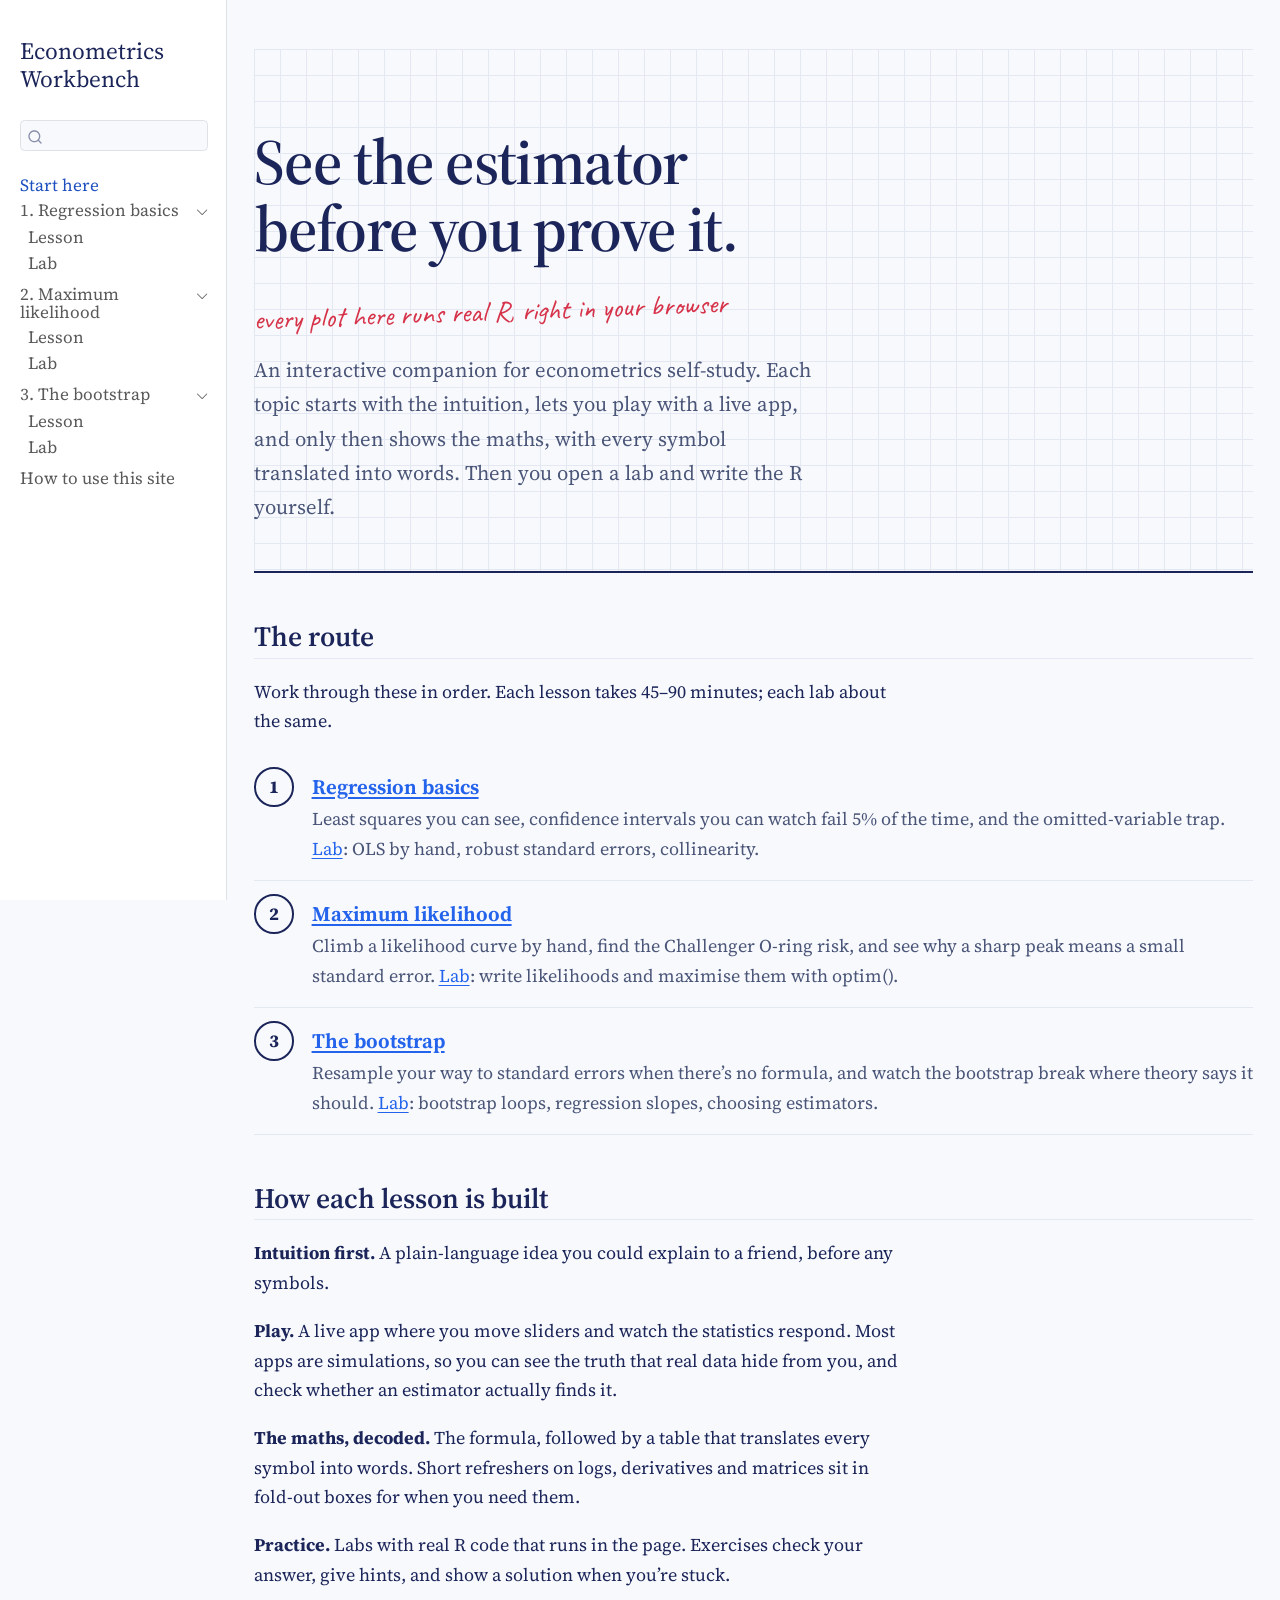
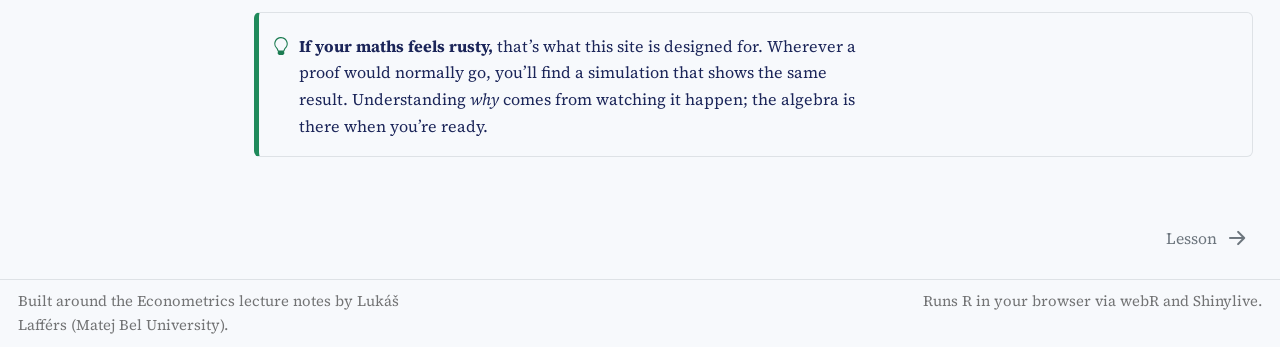
<file: index.html>
<!DOCTYPE html>
<html xmlns="http://www.w3.org/1999/xhtml" lang="en" xml:lang="en"><head>

<meta charset="utf-8">
<meta name="generator" content="quarto-1.10.18">

<meta name="viewport" content="width=device-width, initial-scale=1.0, user-scalable=yes">


<title>Econometrics Workbench</title>
<style>
/* Default styles provided by pandoc.
** See https://pandoc.org/MANUAL.html#variables-for-html for config info.
*/
span.smallcaps{font-variant: small-caps;}
div.columns{display: flex; gap: 1.5em;}
div.column{flex: auto;}
@media screen {
div.columns{gap: min(4vw, 1.5em);}
div.column{overflow-x: auto;}
}
div.hanging-indent{margin-left: 1.5em; text-indent: -1.5em;}
ul.task-list{list-style: none;}
ul.task-list li input[type="checkbox"] {
  width: 0.8em;
  margin: 0 0.8em 0.2em -1em; /* quarto-specific, see https://github.com/quarto-dev/quarto-cli/issues/4556 */ 
  vertical-align: middle;
}
</style>


<script src="site_libs/quarto-nav/quarto-nav.js"></script>
<script src="site_libs/quarto-nav/headroom.min.js"></script>
<script src="site_libs/clipboard/clipboard.min.js"></script>
<script src="site_libs/quarto-search/autocomplete.umd.js"></script>
<script src="site_libs/quarto-search/fuse.min.js"></script>
<script src="site_libs/quarto-search/quarto-search.js"></script>
<meta name="quarto:offset" content="./">
<link href="./lessons/01-regression.html" rel="next">
<script src="site_libs/quarto-html/quarto.js" type="module"></script>
<script src="site_libs/quarto-html/tabsets/tabsets.js" type="module"></script>
<script src="site_libs/quarto-html/popper.min.js"></script>
<script src="site_libs/quarto-html/tippy.umd.min.js"></script>
<script src="site_libs/quarto-html/anchor.min.js"></script>
<link href="site_libs/quarto-html/tippy.css" rel="stylesheet">
<link href="site_libs/quarto-html/quarto-syntax-highlighting-00f56c4b4862b9c280db9d61b785b0ba.css" rel="stylesheet" id="quarto-text-highlighting-styles">
<script src="site_libs/bootstrap/bootstrap.min.js"></script>
<link href="site_libs/bootstrap/bootstrap-icons.css" rel="stylesheet">
<link href="site_libs/bootstrap/bootstrap-a5ad050264b750a9b1a337ed03102d4a.min.css" rel="stylesheet" append-hash="true" id="quarto-bootstrap" data-mode="light">
<script id="quarto-search-options" type="application/json">{
  "location": "sidebar",
  "copy-button": false,
  "collapse-after": 3,
  "panel-placement": "start",
  "type": "textbox",
  "limit": 50,
  "keyboard-shortcut": [
    "f",
    "/",
    "s"
  ],
  "show-item-context": false,
  "language": {
    "search-no-results-text": "No results",
    "search-matching-documents-text": "matching documents",
    "search-copy-link-title": "Copy link to search",
    "search-hide-matches-text": "Hide additional matches",
    "search-more-match-text": "more match in this document",
    "search-more-matches-text": "more matches in this document",
    "search-clear-button-title": "Clear",
    "search-text-placeholder": "",
    "search-detached-cancel-button-title": "Cancel",
    "search-submit-button-title": "Submit",
    "search-label": "Search"
  }
}</script>


</head>

<body class="nav-sidebar docked quarto-light">

<div id="quarto-search-results"></div>
  <header id="quarto-header" class="headroom fixed-top">
  <nav class="quarto-secondary-nav">
    <div class="container-fluid d-flex">
      <button type="button" class="quarto-btn-toggle btn" data-bs-toggle="collapse" role="button" data-bs-target=".quarto-sidebar-collapse-item" aria-controls="quarto-sidebar" aria-expanded="false" aria-label="Toggle sidebar navigation" onclick="if (window.quartoToggleHeadroom) { window.quartoToggleHeadroom(); }">
        <i class="bi bi-layout-text-sidebar-reverse"></i>
      </button>
        <nav class="quarto-page-breadcrumbs" aria-label="breadcrumb"><ol class="breadcrumb"><li class="breadcrumb-item"><a href="./index.html">Start here</a></li></ol></nav>
        <a class="flex-grow-1" role="navigation" data-bs-toggle="collapse" data-bs-target=".quarto-sidebar-collapse-item" aria-controls="quarto-sidebar" aria-expanded="false" aria-label="Toggle sidebar navigation" onclick="if (window.quartoToggleHeadroom) { window.quartoToggleHeadroom(); }">      
        </a>
      <button type="button" class="btn quarto-search-button" aria-label="Search" onclick="window.quartoOpenSearch();">
        <i class="bi bi-search"></i>
      </button>
    </div>
  </nav>
</header>
<!-- content -->
<div id="quarto-content" class="quarto-container page-columns page-rows-contents page-layout-full">
<!-- sidebar -->
  <nav id="quarto-sidebar" class="sidebar collapse collapse-horizontal quarto-sidebar-collapse-item sidebar-navigation docked overflow-auto">
    <div class="pt-lg-2 mt-2 text-left sidebar-header">
    <div class="sidebar-title mb-0 py-0">
      <a href="./">Econometrics Workbench</a> 
    </div>
      </div>
        <div class="mt-2 flex-shrink-0 align-items-center">
        <div class="sidebar-search">
        <div id="quarto-search" class="" title="Search"></div>
        </div>
        </div>
    <div class="sidebar-menu-container"> 
    <ul class="list-unstyled mt-1">
        <li class="sidebar-item">
  <div class="sidebar-item-container"> 
  <a href="./index.html" class="sidebar-item-text sidebar-link active">
 <span class="menu-text">Start here</span></a>
  </div>
</li>
        <li class="sidebar-item sidebar-item-section">
      <div class="sidebar-item-container"> 
            <a class="sidebar-item-text sidebar-link text-start" data-bs-toggle="collapse" data-bs-target="#quarto-sidebar-section-1" role="navigation" aria-expanded="true">
 <span class="menu-text">1. Regression basics</span></a>
          <a class="sidebar-item-toggle text-start" data-bs-toggle="collapse" data-bs-target="#quarto-sidebar-section-1" role="navigation" aria-expanded="true" aria-label="Toggle section">
            <i class="bi bi-chevron-right ms-2"></i>
          </a> 
      </div>
      <ul id="quarto-sidebar-section-1" class="collapse list-unstyled sidebar-section depth1 show">  
          <li class="sidebar-item">
  <div class="sidebar-item-container"> 
  <a href="./lessons/01-regression.html" class="sidebar-item-text sidebar-link">
 <span class="menu-text">Lesson</span></a>
  </div>
</li>
          <li class="sidebar-item">
  <div class="sidebar-item-container"> 
  <a href="./labs/01-regression-lab.html" class="sidebar-item-text sidebar-link">
 <span class="menu-text">Lab</span></a>
  </div>
</li>
      </ul>
  </li>
        <li class="sidebar-item sidebar-item-section">
      <div class="sidebar-item-container"> 
            <a class="sidebar-item-text sidebar-link text-start" data-bs-toggle="collapse" data-bs-target="#quarto-sidebar-section-2" role="navigation" aria-expanded="true">
 <span class="menu-text">2. Maximum likelihood</span></a>
          <a class="sidebar-item-toggle text-start" data-bs-toggle="collapse" data-bs-target="#quarto-sidebar-section-2" role="navigation" aria-expanded="true" aria-label="Toggle section">
            <i class="bi bi-chevron-right ms-2"></i>
          </a> 
      </div>
      <ul id="quarto-sidebar-section-2" class="collapse list-unstyled sidebar-section depth1 show">  
          <li class="sidebar-item">
  <div class="sidebar-item-container"> 
  <a href="./lessons/02-likelihood.html" class="sidebar-item-text sidebar-link">
 <span class="menu-text">Lesson</span></a>
  </div>
</li>
          <li class="sidebar-item">
  <div class="sidebar-item-container"> 
  <a href="./labs/02-likelihood-lab.html" class="sidebar-item-text sidebar-link">
 <span class="menu-text">Lab</span></a>
  </div>
</li>
      </ul>
  </li>
        <li class="sidebar-item sidebar-item-section">
      <div class="sidebar-item-container"> 
            <a class="sidebar-item-text sidebar-link text-start" data-bs-toggle="collapse" data-bs-target="#quarto-sidebar-section-3" role="navigation" aria-expanded="true">
 <span class="menu-text">3. The bootstrap</span></a>
          <a class="sidebar-item-toggle text-start" data-bs-toggle="collapse" data-bs-target="#quarto-sidebar-section-3" role="navigation" aria-expanded="true" aria-label="Toggle section">
            <i class="bi bi-chevron-right ms-2"></i>
          </a> 
      </div>
      <ul id="quarto-sidebar-section-3" class="collapse list-unstyled sidebar-section depth1 show">  
          <li class="sidebar-item">
  <div class="sidebar-item-container"> 
  <a href="./lessons/03-bootstrap.html" class="sidebar-item-text sidebar-link">
 <span class="menu-text">Lesson</span></a>
  </div>
</li>
          <li class="sidebar-item">
  <div class="sidebar-item-container"> 
  <a href="./labs/03-bootstrap-lab.html" class="sidebar-item-text sidebar-link">
 <span class="menu-text">Lab</span></a>
  </div>
</li>
      </ul>
  </li>
        <li class="sidebar-item">
  <div class="sidebar-item-container"> 
  <a href="./about.html" class="sidebar-item-text sidebar-link">
 <span class="menu-text">How to use this site</span></a>
  </div>
</li>
    </ul>
    </div>
</nav>
<div id="quarto-sidebar-glass" class="quarto-sidebar-collapse-item" data-bs-toggle="collapse" data-bs-target=".quarto-sidebar-collapse-item"></div>
<!-- margin-sidebar -->
    
<!-- main -->
<main class="content column-page-right" id="quarto-document-content"><header id="title-block-header" class="quarto-title-block"></header>




<section id="see-the-estimator-before-you-prove-it." class="level1 hero">
<h1>See the estimator before you prove it.</h1>
<p><span class="hero-note">every plot here runs real R, right in your browser</span></p>
<p class="lede">
An interactive companion for econometrics self-study. Each topic starts with the intuition, lets you play with a live app, and only then shows the maths, with every symbol translated into words. Then you open a lab and write the R yourself.
</p>
</section>
<section id="the-route" class="level2">
<h2 class="anchored" data-anchor-id="the-route">The route</h2>
<p>Work through these in order. Each lesson takes 45–90 minutes; each lab about the same.</p>
<ol class="route">
<li>
<a href="./lessons/01-regression.html">Regression basics</a><span class="route-desc">Least squares you can see, confidence intervals you can watch fail 5% of the time, and the omitted-variable trap. <a href="./labs/01-regression-lab.html">Lab</a>: OLS by hand, robust standard errors, collinearity.</span>
</li>
<li>
<a href="./lessons/02-likelihood.html">Maximum likelihood</a><span class="route-desc">Climb a likelihood curve by hand, find the Challenger O-ring risk, and see why a sharp peak means a small standard error. <a href="./labs/02-likelihood-lab.html">Lab</a>: write likelihoods and maximise them with optim().</span>
</li>
<li>
<a href="./lessons/03-bootstrap.html">The bootstrap</a><span class="route-desc">Resample your way to standard errors when there’s no formula, and watch the bootstrap break where theory says it should. <a href="./labs/03-bootstrap-lab.html">Lab</a>: bootstrap loops, regression slopes, choosing estimators.</span>
</li>
</ol>
</section>
<section id="how-each-lesson-is-built" class="level2">
<h2 class="anchored" data-anchor-id="how-each-lesson-is-built">How each lesson is built</h2>
<p><strong>Intuition first.</strong> A plain-language idea you could explain to a friend, before any symbols.</p>
<p><strong>Play.</strong> A live app where you move sliders and watch the statistics respond. Most apps are simulations, so you can see the truth that real data hide from you, and check whether an estimator actually finds it.</p>
<p><strong>The maths, decoded.</strong> The formula, followed by a table that translates every symbol into words. Short refreshers on logs, derivatives and matrices sit in fold-out boxes for when you need them.</p>
<p><strong>Practice.</strong> Labs with real R code that runs in the page. Exercises check your answer, give hints, and show a solution when you’re stuck.</p>
<div class="callout callout-style-simple callout-tip">
<div class="callout-body d-flex">
<div class="callout-icon-container">
<i class="callout-icon"></i>
</div>
<div class="callout-body-container">
<p><strong>If your maths feels rusty,</strong> that’s what this site is designed for. Wherever a proof would normally go, you’ll find a simulation that shows the same result. Understanding <em>why</em> comes from watching it happen; the algebra is there when you’re ready.</p>
</div>
</div>
</div>


</section>

</main> <!-- /main -->
<script id="quarto-html-after-body" type="application/javascript">
  window.document.addEventListener("DOMContentLoaded", function (event) {
    const icon = "";
    const anchorJS = new window.AnchorJS();
    anchorJS.options = {
      placement: 'right',
      icon: icon
    };
    anchorJS.add('.anchored');
    const isCodeAnnotation = (el) => {
      for (const clz of el.classList) {
        if (clz.startsWith('code-annotation-')) {                     
          return true;
        }
      }
      return false;
    }
    const onCopySuccess = function(e) {
      // button target
      const button = e.trigger;
      // don't keep focus
      button.blur();
      // flash "checked"
      button.classList.add('code-copy-button-checked');
      var currentTitle = button.getAttribute("title");
      button.setAttribute("title", "Copied!");
      let tooltip;
      if (window.bootstrap) {
        button.setAttribute("data-bs-toggle", "tooltip");
        button.setAttribute("data-bs-placement", "left");
        button.setAttribute("data-bs-title", "Copied!");
        tooltip = new bootstrap.Tooltip(button, 
          { trigger: "manual", 
            customClass: "code-copy-button-tooltip",
            offset: [0, -8]});
        tooltip.show();    
      }
      setTimeout(function() {
        if (tooltip) {
          tooltip.hide();
          button.removeAttribute("data-bs-title");
          button.removeAttribute("data-bs-toggle");
          button.removeAttribute("data-bs-placement");
        }
        button.setAttribute("title", currentTitle);
        button.classList.remove('code-copy-button-checked');
      }, 1000);
      // clear code selection
      e.clearSelection();
    }
    const getTextToCopy = function(trigger) {
      const outerScaffold = trigger.parentElement.cloneNode(true);
      const codeEl = outerScaffold.querySelector('code');
      for (const childEl of codeEl.children) {
        if (isCodeAnnotation(childEl)) {
          childEl.remove();
        }
      }
      return codeEl.innerText;
    }
    const clipboard = new window.ClipboardJS('.code-copy-button:not([data-in-quarto-modal])', {
      text: getTextToCopy
    });
    clipboard.on('success', onCopySuccess);
    if (window.document.getElementById('quarto-embedded-source-code-modal')) {
      const clipboardModal = new window.ClipboardJS('.code-copy-button[data-in-quarto-modal]', {
        text: getTextToCopy,
        container: window.document.getElementById('quarto-embedded-source-code-modal')
      });
      clipboardModal.on('success', onCopySuccess);
    }
      var localhostRegex = new RegExp(/^(?:http|https):\/\/localhost\:?[0-9]*\//);
      var mailtoRegex = new RegExp(/^mailto:/);
        var filterRegex = new RegExp("https:\/\/sweetheartapi\.github\.io\/econ-workbench\/");
      var isInternal = (href) => {
          return filterRegex.test(href) || localhostRegex.test(href) || mailtoRegex.test(href);
      }
      // Inspect non-navigation links and adorn them if external
     var links = window.document.querySelectorAll('a[href]:not(.nav-link):not(.navbar-brand):not(.toc-action):not(.sidebar-link):not(.sidebar-item-toggle):not(.pagination-link):not(.no-external):not([aria-hidden]):not(.dropdown-item):not(.quarto-navigation-tool):not(.about-link)');
      for (var i=0; i<links.length; i++) {
        const link = links[i];
        if (!isInternal(link.href)) {
          // undo the damage that might have been done by quarto-nav.js in the case of
          // links that we want to consider external
          if (link.dataset.originalHref !== undefined) {
            link.href = link.dataset.originalHref;
          }
        }
      }
    function tippyHover(el, contentFn, onTriggerFn, onUntriggerFn) {
      const config = {
        allowHTML: true,
        maxWidth: 500,
        delay: 100,
        arrow: false,
        appendTo: function(el) {
            return el.parentElement;
        },
        interactive: true,
        interactiveBorder: 10,
        theme: 'quarto',
        placement: 'bottom-start',
      };
      if (contentFn) {
        config.content = contentFn;
      }
      if (onTriggerFn) {
        config.onTrigger = onTriggerFn;
      }
      if (onUntriggerFn) {
        config.onUntrigger = onUntriggerFn;
      }
      window.tippy(el, config); 
    }
    const noterefs = window.document.querySelectorAll('a[role="doc-noteref"]');
    for (var i=0; i<noterefs.length; i++) {
      const ref = noterefs[i];
      tippyHover(ref, function() {
        // use id or data attribute instead here
        let href = ref.getAttribute('data-footnote-href') || ref.getAttribute('href');
        try { href = new URL(href).hash; } catch {}
        const id = href.replace(/^#\/?/, "");
        const note = window.document.getElementById(id);
        if (note) {
          return note.innerHTML;
        } else {
          return "";
        }
      });
    }
    const xrefs = window.document.querySelectorAll('a.quarto-xref');
    const processXRef = (id, note) => {
      // Strip column container classes
      const stripColumnClz = (el) => {
        el.classList.remove("page-full", "page-columns");
        if (el.children) {
          for (const child of el.children) {
            stripColumnClz(child);
          }
        }
      }
      stripColumnClz(note)
      if (id === null || id.startsWith('sec-')) {
        // Special case sections, only their first couple elements
        const container = document.createElement("div");
        if (note.children && note.children.length > 2) {
          container.appendChild(note.children[0].cloneNode(true));
          for (let i = 1; i < note.children.length; i++) {
            const child = note.children[i];
            if (child.tagName === "P" && child.innerText === "") {
              continue;
            } else {
              container.appendChild(child.cloneNode(true));
              break;
            }
          }
          if (window.Quarto?.typesetMath) {
            window.Quarto.typesetMath(container);
          }
          return container.innerHTML
        } else {
          if (window.Quarto?.typesetMath) {
            window.Quarto.typesetMath(note);
          }
          return note.innerHTML;
        }
      } else {
        // Remove any anchor links if they are present
        const anchorLink = note.querySelector('a.anchorjs-link');
        if (anchorLink) {
          anchorLink.remove();
        }
        if (window.Quarto?.typesetMath) {
          window.Quarto.typesetMath(note);
        }
        if (note.classList.contains("callout")) {
          return note.outerHTML;
        } else {
          return note.innerHTML;
        }
      }
    }
    for (var i=0; i<xrefs.length; i++) {
      const xref = xrefs[i];
      tippyHover(xref, undefined, function(instance) {
        instance.disable();
        let url = xref.getAttribute('href');
        let hash = undefined; 
        if (url.startsWith('#')) {
          hash = url;
        } else {
          try { hash = new URL(url).hash; } catch {}
        }
        if (hash) {
          const id = hash.replace(/^#\/?/, "");
          const note = window.document.getElementById(id);
          if (note !== null) {
            try {
              const html = processXRef(id, note.cloneNode(true));
              instance.setContent(html);
            } finally {
              instance.enable();
              instance.show();
            }
          } else {
            // See if we can fetch this
            fetch(url.split('#')[0])
            .then(res => res.text())
            .then(html => {
              const parser = new DOMParser();
              const htmlDoc = parser.parseFromString(html, "text/html");
              const note = htmlDoc.getElementById(id);
              if (note !== null) {
                const html = processXRef(id, note);
                instance.setContent(html);
              } 
            }).finally(() => {
              instance.enable();
              instance.show();
            });
          }
        } else {
          // See if we can fetch a full url (with no hash to target)
          // This is a special case and we should probably do some content thinning / targeting
          fetch(url)
          .then(res => res.text())
          .then(html => {
            const parser = new DOMParser();
            const htmlDoc = parser.parseFromString(html, "text/html");
            const note = htmlDoc.querySelector('main.content');
            if (note !== null) {
              // This should only happen for chapter cross references
              // (since there is no id in the URL)
              // remove the first header
              if (note.children.length > 0 && note.children[0].tagName === "HEADER") {
                note.children[0].remove();
              }
              const html = processXRef(null, note);
              instance.setContent(html);
            } 
          }).finally(() => {
            instance.enable();
            instance.show();
          });
        }
      }, function(instance) {
      });
    }
        let selectedAnnoteEl;
        const selectorForAnnotation = ( cell, annotation) => {
          let cellAttr = 'data-code-cell="' + cell + '"';
          let lineAttr = 'data-code-annotation="' +  annotation + '"';
          const selector = 'span[' + cellAttr + '][' + lineAttr + ']';
          return selector;
        }
        const selectCodeLines = (annoteEl) => {
          const doc = window.document;
          const targetCell = annoteEl.getAttribute("data-target-cell");
          const targetAnnotation = annoteEl.getAttribute("data-target-annotation");
          const annoteSpan = window.document.querySelector(selectorForAnnotation(targetCell, targetAnnotation));
          const lines = annoteSpan.getAttribute("data-code-lines").split(",");
          const lineIds = lines.map((line) => {
            return targetCell + "-" + line;
          })
          let top = null;
          let height = null;
          let parent = null;
          if (lineIds.length > 0) {
              //compute the position of the single el (top and bottom and make a div)
              const el = window.document.getElementById(lineIds[0]);
              top = el.offsetTop;
              height = el.offsetHeight;
              parent = el.parentElement.parentElement;
            if (lineIds.length > 1) {
              const lastEl = window.document.getElementById(lineIds[lineIds.length - 1]);
              const bottom = lastEl.offsetTop + lastEl.offsetHeight;
              height = bottom - top;
            }
            if (top !== null && height !== null && parent !== null) {
              // cook up a div (if necessary) and position it 
              let div = window.document.getElementById("code-annotation-line-highlight");
              if (div === null) {
                div = window.document.createElement("div");
                div.setAttribute("id", "code-annotation-line-highlight");
                div.style.position = 'absolute';
                parent.appendChild(div);
              }
              div.style.top = top - 2 + "px";
              div.style.height = height + 4 + "px";
              div.style.left = 0;
              let gutterDiv = window.document.getElementById("code-annotation-line-highlight-gutter");
              if (gutterDiv === null) {
                gutterDiv = window.document.createElement("div");
                gutterDiv.setAttribute("id", "code-annotation-line-highlight-gutter");
                gutterDiv.style.position = 'absolute';
                const codeCell = window.document.getElementById(targetCell);
                const gutter = codeCell.querySelector('.code-annotation-gutter');
                gutter.appendChild(gutterDiv);
              }
              gutterDiv.style.top = top - 2 + "px";
              gutterDiv.style.height = height + 4 + "px";
            }
            selectedAnnoteEl = annoteEl;
          }
        };
        const unselectCodeLines = () => {
          const elementsIds = ["code-annotation-line-highlight", "code-annotation-line-highlight-gutter"];
          elementsIds.forEach((elId) => {
            const div = window.document.getElementById(elId);
            if (div) {
              div.remove();
            }
          });
          selectedAnnoteEl = undefined;
        };
          // Handle positioning of the toggle
      window.addEventListener(
        "resize",
        throttle(() => {
          elRect = undefined;
          if (selectedAnnoteEl) {
            selectCodeLines(selectedAnnoteEl);
          }
        }, 10)
      );
      function throttle(fn, ms) {
      let throttle = false;
      let timer;
        return (...args) => {
          if(!throttle) { // first call gets through
              fn.apply(this, args);
              throttle = true;
          } else { // all the others get throttled
              if(timer) clearTimeout(timer); // cancel #2
              timer = setTimeout(() => {
                fn.apply(this, args);
                timer = throttle = false;
              }, ms);
          }
        };
      }
        // Attach click handler to the DT
        const annoteDls = window.document.querySelectorAll('dt[data-target-cell]');
        for (const annoteDlNode of annoteDls) {
          annoteDlNode.addEventListener('click', (event) => {
            const clickedEl = event.target;
            if (clickedEl !== selectedAnnoteEl) {
              unselectCodeLines();
              const activeEl = window.document.querySelector('dt[data-target-cell].code-annotation-active');
              if (activeEl) {
                activeEl.classList.remove('code-annotation-active');
              }
              selectCodeLines(clickedEl);
              clickedEl.classList.add('code-annotation-active');
            } else {
              // Unselect the line
              unselectCodeLines();
              clickedEl.classList.remove('code-annotation-active');
            }
          });
        }
    const findCites = (el) => {
      const parentEl = el.parentElement;
      if (parentEl) {
        const cites = parentEl.dataset.cites;
        if (cites) {
          return {
            el,
            cites: cites.split(' ')
          };
        } else {
          return findCites(el.parentElement)
        }
      } else {
        return undefined;
      }
    };
    var bibliorefs = window.document.querySelectorAll('a[role="doc-biblioref"]');
    for (var i=0; i<bibliorefs.length; i++) {
      const ref = bibliorefs[i];
      const citeInfo = findCites(ref);
      if (citeInfo) {
        tippyHover(citeInfo.el, function() {
          var popup = window.document.createElement('div');
          citeInfo.cites.forEach(function(cite) {
            var citeDiv = window.document.createElement('div');
            citeDiv.classList.add('hanging-indent');
            citeDiv.classList.add('csl-entry');
            var biblioDiv = window.document.getElementById('ref-' + cite);
            if (biblioDiv) {
              citeDiv.innerHTML = biblioDiv.innerHTML;
            }
            popup.appendChild(citeDiv);
          });
          return popup.innerHTML;
        });
      }
    }
  });
  </script>
<nav class="page-navigation column-page-right">
  <div class="nav-page nav-page-previous">
  </div>
  <div class="nav-page nav-page-next">
      <a href="./lessons/01-regression.html" class="pagination-link" aria-label="Lesson">
        <span class="nav-page-text">Lesson</span> <i class="bi bi-arrow-right-short"></i>
      </a>
  </div>
</nav>
</div> <!-- /content -->
<footer class="footer">
  <div class="nav-footer">
    <div class="nav-footer-left">
<p>Built around the Econometrics lecture notes by Lukáš Lafférs (Matej Bel University).</p>
</div>   
    <div class="nav-footer-center">
      &nbsp;
    </div>
    <div class="nav-footer-right">
<p>Runs R in your browser via webR and Shinylive.</p>
</div>
  </div>
</footer>




</body></html>
</file>
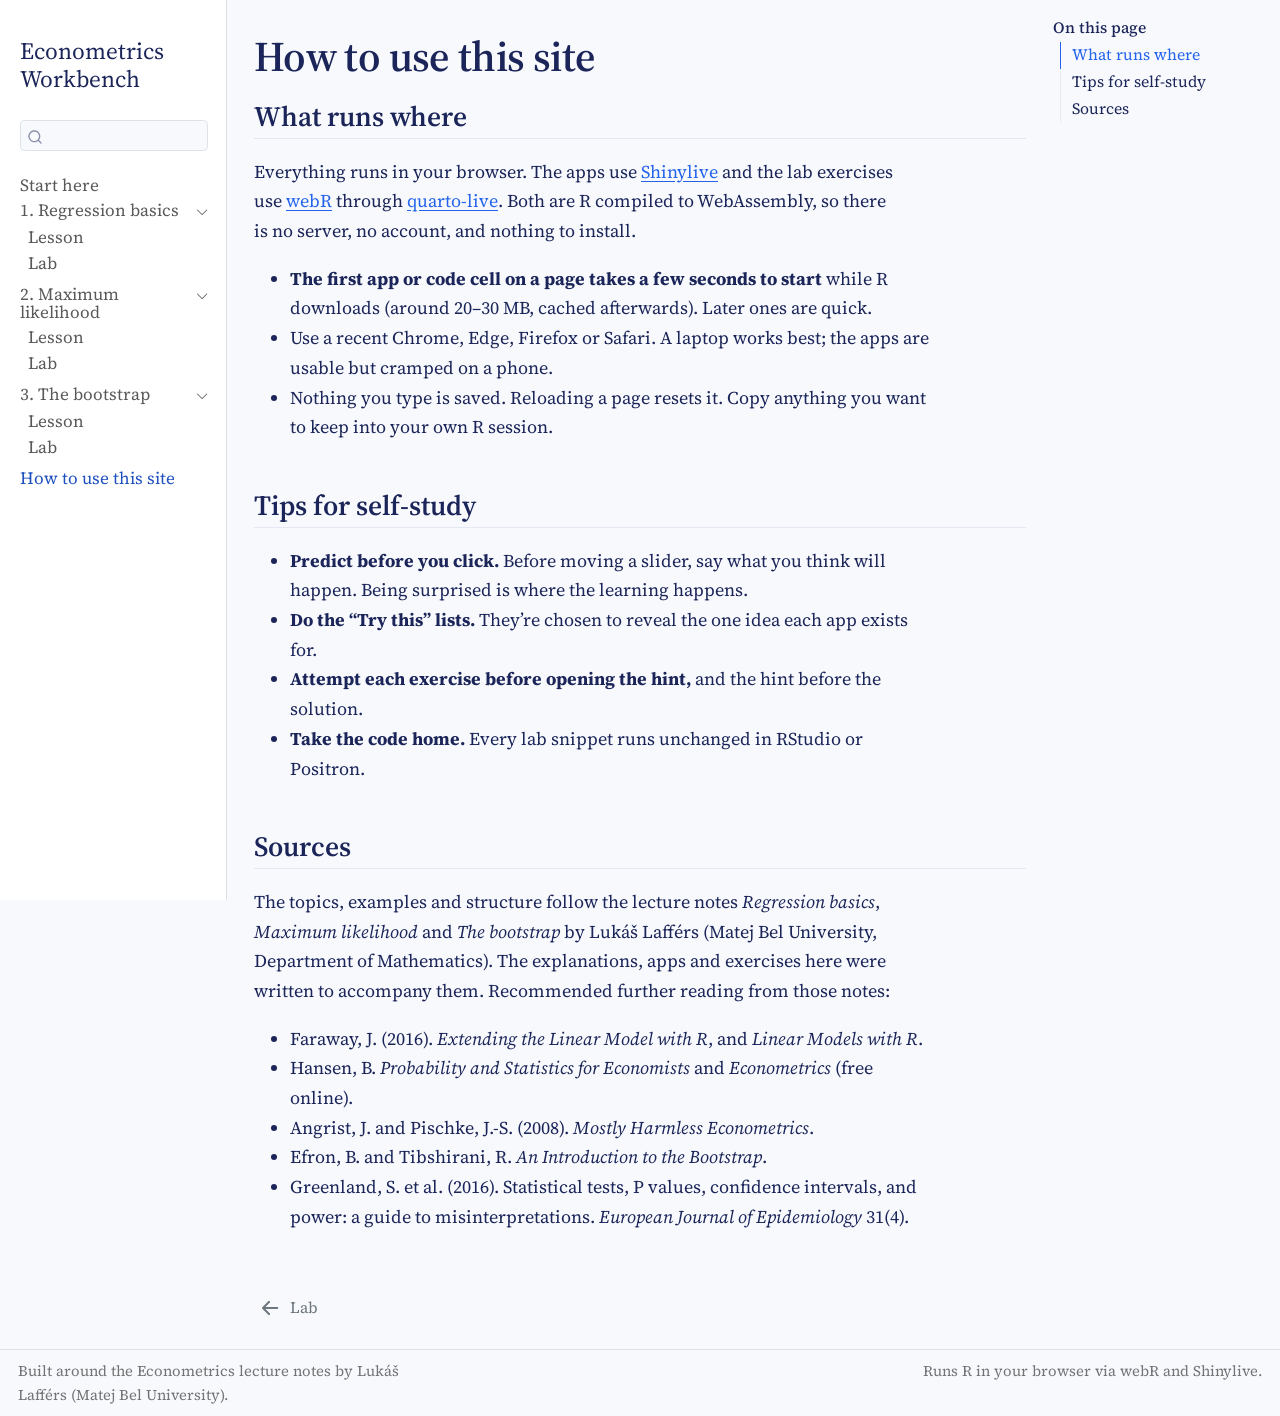
<file: about.html>
<!DOCTYPE html>
<html xmlns="http://www.w3.org/1999/xhtml" lang="en" xml:lang="en"><head>

<meta charset="utf-8">
<meta name="generator" content="quarto-1.10.18">

<meta name="viewport" content="width=device-width, initial-scale=1.0, user-scalable=yes">


<title>How to use this site – Econometrics Workbench</title>
<style>
/* Default styles provided by pandoc.
** See https://pandoc.org/MANUAL.html#variables-for-html for config info.
*/
span.smallcaps{font-variant: small-caps;}
div.columns{display: flex; gap: 1.5em;}
div.column{flex: auto;}
@media screen {
div.columns{gap: min(4vw, 1.5em);}
div.column{overflow-x: auto;}
}
div.hanging-indent{margin-left: 1.5em; text-indent: -1.5em;}
ul.task-list{list-style: none;}
ul.task-list li input[type="checkbox"] {
  width: 0.8em;
  margin: 0 0.8em 0.2em -1em; /* quarto-specific, see https://github.com/quarto-dev/quarto-cli/issues/4556 */ 
  vertical-align: middle;
}
</style>


<script src="site_libs/quarto-nav/quarto-nav.js"></script>
<script src="site_libs/quarto-nav/headroom.min.js"></script>
<script src="site_libs/clipboard/clipboard.min.js"></script>
<script src="site_libs/quarto-search/autocomplete.umd.js"></script>
<script src="site_libs/quarto-search/fuse.min.js"></script>
<script src="site_libs/quarto-search/quarto-search.js"></script>
<meta name="quarto:offset" content="./">
<link href="./labs/03-bootstrap-lab.html" rel="prev">
<script src="site_libs/quarto-html/quarto.js" type="module"></script>
<script src="site_libs/quarto-html/tabsets/tabsets.js" type="module"></script>
<script src="site_libs/quarto-html/popper.min.js"></script>
<script src="site_libs/quarto-html/tippy.umd.min.js"></script>
<script src="site_libs/quarto-html/anchor.min.js"></script>
<link href="site_libs/quarto-html/tippy.css" rel="stylesheet">
<link href="site_libs/quarto-html/quarto-syntax-highlighting-00f56c4b4862b9c280db9d61b785b0ba.css" rel="stylesheet" id="quarto-text-highlighting-styles">
<script src="site_libs/bootstrap/bootstrap.min.js"></script>
<link href="site_libs/bootstrap/bootstrap-icons.css" rel="stylesheet">
<link href="site_libs/bootstrap/bootstrap-a5ad050264b750a9b1a337ed03102d4a.min.css" rel="stylesheet" append-hash="true" id="quarto-bootstrap" data-mode="light">
<script id="quarto-search-options" type="application/json">{
  "location": "sidebar",
  "copy-button": false,
  "collapse-after": 3,
  "panel-placement": "start",
  "type": "textbox",
  "limit": 50,
  "keyboard-shortcut": [
    "f",
    "/",
    "s"
  ],
  "show-item-context": false,
  "language": {
    "search-no-results-text": "No results",
    "search-matching-documents-text": "matching documents",
    "search-copy-link-title": "Copy link to search",
    "search-hide-matches-text": "Hide additional matches",
    "search-more-match-text": "more match in this document",
    "search-more-matches-text": "more matches in this document",
    "search-clear-button-title": "Clear",
    "search-text-placeholder": "",
    "search-detached-cancel-button-title": "Cancel",
    "search-submit-button-title": "Submit",
    "search-label": "Search"
  }
}</script>


</head>

<body class="nav-sidebar docked quarto-light">

<div id="quarto-search-results"></div>
  <header id="quarto-header" class="headroom fixed-top">
  <nav class="quarto-secondary-nav">
    <div class="container-fluid d-flex">
      <button type="button" class="quarto-btn-toggle btn" data-bs-toggle="collapse" role="button" data-bs-target=".quarto-sidebar-collapse-item" aria-controls="quarto-sidebar" aria-expanded="false" aria-label="Toggle sidebar navigation" onclick="if (window.quartoToggleHeadroom) { window.quartoToggleHeadroom(); }">
        <i class="bi bi-layout-text-sidebar-reverse"></i>
      </button>
        <nav class="quarto-page-breadcrumbs" aria-label="breadcrumb"><ol class="breadcrumb"><li class="breadcrumb-item"><a href="./about.html">How to use this site</a></li></ol></nav>
        <a class="flex-grow-1" role="navigation" data-bs-toggle="collapse" data-bs-target=".quarto-sidebar-collapse-item" aria-controls="quarto-sidebar" aria-expanded="false" aria-label="Toggle sidebar navigation" onclick="if (window.quartoToggleHeadroom) { window.quartoToggleHeadroom(); }">      
        </a>
      <button type="button" class="btn quarto-search-button" aria-label="Search" onclick="window.quartoOpenSearch();">
        <i class="bi bi-search"></i>
      </button>
    </div>
  </nav>
</header>
<!-- content -->
<div id="quarto-content" class="quarto-container page-columns page-rows-contents page-layout-article">
<!-- sidebar -->
  <nav id="quarto-sidebar" class="sidebar collapse collapse-horizontal quarto-sidebar-collapse-item sidebar-navigation docked overflow-auto">
    <div class="pt-lg-2 mt-2 text-left sidebar-header">
    <div class="sidebar-title mb-0 py-0">
      <a href="./">Econometrics Workbench</a> 
    </div>
      </div>
        <div class="mt-2 flex-shrink-0 align-items-center">
        <div class="sidebar-search">
        <div id="quarto-search" class="" title="Search"></div>
        </div>
        </div>
    <div class="sidebar-menu-container"> 
    <ul class="list-unstyled mt-1">
        <li class="sidebar-item">
  <div class="sidebar-item-container"> 
  <a href="./index.html" class="sidebar-item-text sidebar-link">
 <span class="menu-text">Start here</span></a>
  </div>
</li>
        <li class="sidebar-item sidebar-item-section">
      <div class="sidebar-item-container"> 
            <a class="sidebar-item-text sidebar-link text-start" data-bs-toggle="collapse" data-bs-target="#quarto-sidebar-section-1" role="navigation" aria-expanded="true">
 <span class="menu-text">1. Regression basics</span></a>
          <a class="sidebar-item-toggle text-start" data-bs-toggle="collapse" data-bs-target="#quarto-sidebar-section-1" role="navigation" aria-expanded="true" aria-label="Toggle section">
            <i class="bi bi-chevron-right ms-2"></i>
          </a> 
      </div>
      <ul id="quarto-sidebar-section-1" class="collapse list-unstyled sidebar-section depth1 show">  
          <li class="sidebar-item">
  <div class="sidebar-item-container"> 
  <a href="./lessons/01-regression.html" class="sidebar-item-text sidebar-link">
 <span class="menu-text">Lesson</span></a>
  </div>
</li>
          <li class="sidebar-item">
  <div class="sidebar-item-container"> 
  <a href="./labs/01-regression-lab.html" class="sidebar-item-text sidebar-link">
 <span class="menu-text">Lab</span></a>
  </div>
</li>
      </ul>
  </li>
        <li class="sidebar-item sidebar-item-section">
      <div class="sidebar-item-container"> 
            <a class="sidebar-item-text sidebar-link text-start" data-bs-toggle="collapse" data-bs-target="#quarto-sidebar-section-2" role="navigation" aria-expanded="true">
 <span class="menu-text">2. Maximum likelihood</span></a>
          <a class="sidebar-item-toggle text-start" data-bs-toggle="collapse" data-bs-target="#quarto-sidebar-section-2" role="navigation" aria-expanded="true" aria-label="Toggle section">
            <i class="bi bi-chevron-right ms-2"></i>
          </a> 
      </div>
      <ul id="quarto-sidebar-section-2" class="collapse list-unstyled sidebar-section depth1 show">  
          <li class="sidebar-item">
  <div class="sidebar-item-container"> 
  <a href="./lessons/02-likelihood.html" class="sidebar-item-text sidebar-link">
 <span class="menu-text">Lesson</span></a>
  </div>
</li>
          <li class="sidebar-item">
  <div class="sidebar-item-container"> 
  <a href="./labs/02-likelihood-lab.html" class="sidebar-item-text sidebar-link">
 <span class="menu-text">Lab</span></a>
  </div>
</li>
      </ul>
  </li>
        <li class="sidebar-item sidebar-item-section">
      <div class="sidebar-item-container"> 
            <a class="sidebar-item-text sidebar-link text-start" data-bs-toggle="collapse" data-bs-target="#quarto-sidebar-section-3" role="navigation" aria-expanded="true">
 <span class="menu-text">3. The bootstrap</span></a>
          <a class="sidebar-item-toggle text-start" data-bs-toggle="collapse" data-bs-target="#quarto-sidebar-section-3" role="navigation" aria-expanded="true" aria-label="Toggle section">
            <i class="bi bi-chevron-right ms-2"></i>
          </a> 
      </div>
      <ul id="quarto-sidebar-section-3" class="collapse list-unstyled sidebar-section depth1 show">  
          <li class="sidebar-item">
  <div class="sidebar-item-container"> 
  <a href="./lessons/03-bootstrap.html" class="sidebar-item-text sidebar-link">
 <span class="menu-text">Lesson</span></a>
  </div>
</li>
          <li class="sidebar-item">
  <div class="sidebar-item-container"> 
  <a href="./labs/03-bootstrap-lab.html" class="sidebar-item-text sidebar-link">
 <span class="menu-text">Lab</span></a>
  </div>
</li>
      </ul>
  </li>
        <li class="sidebar-item">
  <div class="sidebar-item-container"> 
  <a href="./about.html" class="sidebar-item-text sidebar-link active">
 <span class="menu-text">How to use this site</span></a>
  </div>
</li>
    </ul>
    </div>
</nav>
<div id="quarto-sidebar-glass" class="quarto-sidebar-collapse-item" data-bs-toggle="collapse" data-bs-target=".quarto-sidebar-collapse-item"></div>
<!-- margin-sidebar -->
    <div id="quarto-margin-sidebar" class="sidebar margin-sidebar">
        <nav id="TOC" role="doc-toc" class="toc-active">
    <h2 id="toc-title">On this page</h2>
   
  <ul class="collapse">
  <li><a href="#what-runs-where" id="toc-what-runs-where" class="nav-link active" data-scroll-target="#what-runs-where">What runs where</a></li>
  <li><a href="#tips-for-self-study" id="toc-tips-for-self-study" class="nav-link" data-scroll-target="#tips-for-self-study">Tips for self-study</a></li>
  <li><a href="#sources" id="toc-sources" class="nav-link" data-scroll-target="#sources">Sources</a></li>
  </ul>
</nav>
    </div>
<!-- main -->
<main class="content" id="quarto-document-content">

<header id="title-block-header" class="quarto-title-block default">
<div class="quarto-title">
<h1 class="title">How to use this site</h1>
</div>



<div class="quarto-title-meta">

    
  
    
  </div>
  


</header>


<section id="what-runs-where" class="level2">
<h2 class="anchored" data-anchor-id="what-runs-where">What runs where</h2>
<p>Everything runs in your browser. The apps use <a href="https://shiny.posit.co/py/docs/shinylive.html">Shinylive</a> and the lab exercises use <a href="https://docs.r-wasm.org/webr/latest/">webR</a> through <a href="https://r-wasm.github.io/quarto-live/">quarto-live</a>. Both are R compiled to WebAssembly, so there is no server, no account, and nothing to install.</p>
<ul>
<li><strong>The first app or code cell on a page takes a few seconds to start</strong> while R downloads (around 20–30 MB, cached afterwards). Later ones are quick.</li>
<li>Use a recent Chrome, Edge, Firefox or Safari. A laptop works best; the apps are usable but cramped on a phone.</li>
<li>Nothing you type is saved. Reloading a page resets it. Copy anything you want to keep into your own R session.</li>
</ul>
</section>
<section id="tips-for-self-study" class="level2">
<h2 class="anchored" data-anchor-id="tips-for-self-study">Tips for self-study</h2>
<ul>
<li><strong>Predict before you click.</strong> Before moving a slider, say what you think will happen. Being surprised is where the learning happens.</li>
<li><strong>Do the “Try this” lists.</strong> They’re chosen to reveal the one idea each app exists for.</li>
<li><strong>Attempt each exercise before opening the hint,</strong> and the hint before the solution.</li>
<li><strong>Take the code home.</strong> Every lab snippet runs unchanged in RStudio or Positron.</li>
</ul>
</section>
<section id="sources" class="level2">
<h2 class="anchored" data-anchor-id="sources">Sources</h2>
<p>The topics, examples and structure follow the lecture notes <em>Regression basics</em>, <em>Maximum likelihood</em> and <em>The bootstrap</em> by Lukáš Lafférs (Matej Bel University, Department of Mathematics). The explanations, apps and exercises here were written to accompany them. Recommended further reading from those notes:</p>
<ul>
<li>Faraway, J. (2016). <em>Extending the Linear Model with R</em>, and <em>Linear Models with R</em>.</li>
<li>Hansen, B. <em>Probability and Statistics for Economists</em> and <em>Econometrics</em> (free online).</li>
<li>Angrist, J. and Pischke, J.-S. (2008). <em>Mostly Harmless Econometrics</em>.</li>
<li>Efron, B. and Tibshirani, R. <em>An Introduction to the Bootstrap</em>.</li>
<li>Greenland, S. et al.&nbsp;(2016). Statistical tests, P values, confidence intervals, and power: a guide to misinterpretations. <em>European Journal of Epidemiology</em> 31(4).</li>
</ul>


</section>

</main> <!-- /main -->
<script id="quarto-html-after-body" type="application/javascript">
  window.document.addEventListener("DOMContentLoaded", function (event) {
    const icon = "";
    const anchorJS = new window.AnchorJS();
    anchorJS.options = {
      placement: 'right',
      icon: icon
    };
    anchorJS.add('.anchored');
    const isCodeAnnotation = (el) => {
      for (const clz of el.classList) {
        if (clz.startsWith('code-annotation-')) {                     
          return true;
        }
      }
      return false;
    }
    const onCopySuccess = function(e) {
      // button target
      const button = e.trigger;
      // don't keep focus
      button.blur();
      // flash "checked"
      button.classList.add('code-copy-button-checked');
      var currentTitle = button.getAttribute("title");
      button.setAttribute("title", "Copied!");
      let tooltip;
      if (window.bootstrap) {
        button.setAttribute("data-bs-toggle", "tooltip");
        button.setAttribute("data-bs-placement", "left");
        button.setAttribute("data-bs-title", "Copied!");
        tooltip = new bootstrap.Tooltip(button, 
          { trigger: "manual", 
            customClass: "code-copy-button-tooltip",
            offset: [0, -8]});
        tooltip.show();    
      }
      setTimeout(function() {
        if (tooltip) {
          tooltip.hide();
          button.removeAttribute("data-bs-title");
          button.removeAttribute("data-bs-toggle");
          button.removeAttribute("data-bs-placement");
        }
        button.setAttribute("title", currentTitle);
        button.classList.remove('code-copy-button-checked');
      }, 1000);
      // clear code selection
      e.clearSelection();
    }
    const getTextToCopy = function(trigger) {
      const outerScaffold = trigger.parentElement.cloneNode(true);
      const codeEl = outerScaffold.querySelector('code');
      for (const childEl of codeEl.children) {
        if (isCodeAnnotation(childEl)) {
          childEl.remove();
        }
      }
      return codeEl.innerText;
    }
    const clipboard = new window.ClipboardJS('.code-copy-button:not([data-in-quarto-modal])', {
      text: getTextToCopy
    });
    clipboard.on('success', onCopySuccess);
    if (window.document.getElementById('quarto-embedded-source-code-modal')) {
      const clipboardModal = new window.ClipboardJS('.code-copy-button[data-in-quarto-modal]', {
        text: getTextToCopy,
        container: window.document.getElementById('quarto-embedded-source-code-modal')
      });
      clipboardModal.on('success', onCopySuccess);
    }
      var localhostRegex = new RegExp(/^(?:http|https):\/\/localhost\:?[0-9]*\//);
      var mailtoRegex = new RegExp(/^mailto:/);
        var filterRegex = new RegExp("https:\/\/sweetheartapi\.github\.io\/econ-workbench\/");
      var isInternal = (href) => {
          return filterRegex.test(href) || localhostRegex.test(href) || mailtoRegex.test(href);
      }
      // Inspect non-navigation links and adorn them if external
     var links = window.document.querySelectorAll('a[href]:not(.nav-link):not(.navbar-brand):not(.toc-action):not(.sidebar-link):not(.sidebar-item-toggle):not(.pagination-link):not(.no-external):not([aria-hidden]):not(.dropdown-item):not(.quarto-navigation-tool):not(.about-link)');
      for (var i=0; i<links.length; i++) {
        const link = links[i];
        if (!isInternal(link.href)) {
          // undo the damage that might have been done by quarto-nav.js in the case of
          // links that we want to consider external
          if (link.dataset.originalHref !== undefined) {
            link.href = link.dataset.originalHref;
          }
        }
      }
    function tippyHover(el, contentFn, onTriggerFn, onUntriggerFn) {
      const config = {
        allowHTML: true,
        maxWidth: 500,
        delay: 100,
        arrow: false,
        appendTo: function(el) {
            return el.parentElement;
        },
        interactive: true,
        interactiveBorder: 10,
        theme: 'quarto',
        placement: 'bottom-start',
      };
      if (contentFn) {
        config.content = contentFn;
      }
      if (onTriggerFn) {
        config.onTrigger = onTriggerFn;
      }
      if (onUntriggerFn) {
        config.onUntrigger = onUntriggerFn;
      }
      window.tippy(el, config); 
    }
    const noterefs = window.document.querySelectorAll('a[role="doc-noteref"]');
    for (var i=0; i<noterefs.length; i++) {
      const ref = noterefs[i];
      tippyHover(ref, function() {
        // use id or data attribute instead here
        let href = ref.getAttribute('data-footnote-href') || ref.getAttribute('href');
        try { href = new URL(href).hash; } catch {}
        const id = href.replace(/^#\/?/, "");
        const note = window.document.getElementById(id);
        if (note) {
          return note.innerHTML;
        } else {
          return "";
        }
      });
    }
    const xrefs = window.document.querySelectorAll('a.quarto-xref');
    const processXRef = (id, note) => {
      // Strip column container classes
      const stripColumnClz = (el) => {
        el.classList.remove("page-full", "page-columns");
        if (el.children) {
          for (const child of el.children) {
            stripColumnClz(child);
          }
        }
      }
      stripColumnClz(note)
      if (id === null || id.startsWith('sec-')) {
        // Special case sections, only their first couple elements
        const container = document.createElement("div");
        if (note.children && note.children.length > 2) {
          container.appendChild(note.children[0].cloneNode(true));
          for (let i = 1; i < note.children.length; i++) {
            const child = note.children[i];
            if (child.tagName === "P" && child.innerText === "") {
              continue;
            } else {
              container.appendChild(child.cloneNode(true));
              break;
            }
          }
          if (window.Quarto?.typesetMath) {
            window.Quarto.typesetMath(container);
          }
          return container.innerHTML
        } else {
          if (window.Quarto?.typesetMath) {
            window.Quarto.typesetMath(note);
          }
          return note.innerHTML;
        }
      } else {
        // Remove any anchor links if they are present
        const anchorLink = note.querySelector('a.anchorjs-link');
        if (anchorLink) {
          anchorLink.remove();
        }
        if (window.Quarto?.typesetMath) {
          window.Quarto.typesetMath(note);
        }
        if (note.classList.contains("callout")) {
          return note.outerHTML;
        } else {
          return note.innerHTML;
        }
      }
    }
    for (var i=0; i<xrefs.length; i++) {
      const xref = xrefs[i];
      tippyHover(xref, undefined, function(instance) {
        instance.disable();
        let url = xref.getAttribute('href');
        let hash = undefined; 
        if (url.startsWith('#')) {
          hash = url;
        } else {
          try { hash = new URL(url).hash; } catch {}
        }
        if (hash) {
          const id = hash.replace(/^#\/?/, "");
          const note = window.document.getElementById(id);
          if (note !== null) {
            try {
              const html = processXRef(id, note.cloneNode(true));
              instance.setContent(html);
            } finally {
              instance.enable();
              instance.show();
            }
          } else {
            // See if we can fetch this
            fetch(url.split('#')[0])
            .then(res => res.text())
            .then(html => {
              const parser = new DOMParser();
              const htmlDoc = parser.parseFromString(html, "text/html");
              const note = htmlDoc.getElementById(id);
              if (note !== null) {
                const html = processXRef(id, note);
                instance.setContent(html);
              } 
            }).finally(() => {
              instance.enable();
              instance.show();
            });
          }
        } else {
          // See if we can fetch a full url (with no hash to target)
          // This is a special case and we should probably do some content thinning / targeting
          fetch(url)
          .then(res => res.text())
          .then(html => {
            const parser = new DOMParser();
            const htmlDoc = parser.parseFromString(html, "text/html");
            const note = htmlDoc.querySelector('main.content');
            if (note !== null) {
              // This should only happen for chapter cross references
              // (since there is no id in the URL)
              // remove the first header
              if (note.children.length > 0 && note.children[0].tagName === "HEADER") {
                note.children[0].remove();
              }
              const html = processXRef(null, note);
              instance.setContent(html);
            } 
          }).finally(() => {
            instance.enable();
            instance.show();
          });
        }
      }, function(instance) {
      });
    }
        let selectedAnnoteEl;
        const selectorForAnnotation = ( cell, annotation) => {
          let cellAttr = 'data-code-cell="' + cell + '"';
          let lineAttr = 'data-code-annotation="' +  annotation + '"';
          const selector = 'span[' + cellAttr + '][' + lineAttr + ']';
          return selector;
        }
        const selectCodeLines = (annoteEl) => {
          const doc = window.document;
          const targetCell = annoteEl.getAttribute("data-target-cell");
          const targetAnnotation = annoteEl.getAttribute("data-target-annotation");
          const annoteSpan = window.document.querySelector(selectorForAnnotation(targetCell, targetAnnotation));
          const lines = annoteSpan.getAttribute("data-code-lines").split(",");
          const lineIds = lines.map((line) => {
            return targetCell + "-" + line;
          })
          let top = null;
          let height = null;
          let parent = null;
          if (lineIds.length > 0) {
              //compute the position of the single el (top and bottom and make a div)
              const el = window.document.getElementById(lineIds[0]);
              top = el.offsetTop;
              height = el.offsetHeight;
              parent = el.parentElement.parentElement;
            if (lineIds.length > 1) {
              const lastEl = window.document.getElementById(lineIds[lineIds.length - 1]);
              const bottom = lastEl.offsetTop + lastEl.offsetHeight;
              height = bottom - top;
            }
            if (top !== null && height !== null && parent !== null) {
              // cook up a div (if necessary) and position it 
              let div = window.document.getElementById("code-annotation-line-highlight");
              if (div === null) {
                div = window.document.createElement("div");
                div.setAttribute("id", "code-annotation-line-highlight");
                div.style.position = 'absolute';
                parent.appendChild(div);
              }
              div.style.top = top - 2 + "px";
              div.style.height = height + 4 + "px";
              div.style.left = 0;
              let gutterDiv = window.document.getElementById("code-annotation-line-highlight-gutter");
              if (gutterDiv === null) {
                gutterDiv = window.document.createElement("div");
                gutterDiv.setAttribute("id", "code-annotation-line-highlight-gutter");
                gutterDiv.style.position = 'absolute';
                const codeCell = window.document.getElementById(targetCell);
                const gutter = codeCell.querySelector('.code-annotation-gutter');
                gutter.appendChild(gutterDiv);
              }
              gutterDiv.style.top = top - 2 + "px";
              gutterDiv.style.height = height + 4 + "px";
            }
            selectedAnnoteEl = annoteEl;
          }
        };
        const unselectCodeLines = () => {
          const elementsIds = ["code-annotation-line-highlight", "code-annotation-line-highlight-gutter"];
          elementsIds.forEach((elId) => {
            const div = window.document.getElementById(elId);
            if (div) {
              div.remove();
            }
          });
          selectedAnnoteEl = undefined;
        };
          // Handle positioning of the toggle
      window.addEventListener(
        "resize",
        throttle(() => {
          elRect = undefined;
          if (selectedAnnoteEl) {
            selectCodeLines(selectedAnnoteEl);
          }
        }, 10)
      );
      function throttle(fn, ms) {
      let throttle = false;
      let timer;
        return (...args) => {
          if(!throttle) { // first call gets through
              fn.apply(this, args);
              throttle = true;
          } else { // all the others get throttled
              if(timer) clearTimeout(timer); // cancel #2
              timer = setTimeout(() => {
                fn.apply(this, args);
                timer = throttle = false;
              }, ms);
          }
        };
      }
        // Attach click handler to the DT
        const annoteDls = window.document.querySelectorAll('dt[data-target-cell]');
        for (const annoteDlNode of annoteDls) {
          annoteDlNode.addEventListener('click', (event) => {
            const clickedEl = event.target;
            if (clickedEl !== selectedAnnoteEl) {
              unselectCodeLines();
              const activeEl = window.document.querySelector('dt[data-target-cell].code-annotation-active');
              if (activeEl) {
                activeEl.classList.remove('code-annotation-active');
              }
              selectCodeLines(clickedEl);
              clickedEl.classList.add('code-annotation-active');
            } else {
              // Unselect the line
              unselectCodeLines();
              clickedEl.classList.remove('code-annotation-active');
            }
          });
        }
    const findCites = (el) => {
      const parentEl = el.parentElement;
      if (parentEl) {
        const cites = parentEl.dataset.cites;
        if (cites) {
          return {
            el,
            cites: cites.split(' ')
          };
        } else {
          return findCites(el.parentElement)
        }
      } else {
        return undefined;
      }
    };
    var bibliorefs = window.document.querySelectorAll('a[role="doc-biblioref"]');
    for (var i=0; i<bibliorefs.length; i++) {
      const ref = bibliorefs[i];
      const citeInfo = findCites(ref);
      if (citeInfo) {
        tippyHover(citeInfo.el, function() {
          var popup = window.document.createElement('div');
          citeInfo.cites.forEach(function(cite) {
            var citeDiv = window.document.createElement('div');
            citeDiv.classList.add('hanging-indent');
            citeDiv.classList.add('csl-entry');
            var biblioDiv = window.document.getElementById('ref-' + cite);
            if (biblioDiv) {
              citeDiv.innerHTML = biblioDiv.innerHTML;
            }
            popup.appendChild(citeDiv);
          });
          return popup.innerHTML;
        });
      }
    }
  });
  </script>
<nav class="page-navigation">
  <div class="nav-page nav-page-previous">
      <a href="./labs/03-bootstrap-lab.html" class="pagination-link" aria-label="Lab">
        <i class="bi bi-arrow-left-short"></i> <span class="nav-page-text">Lab</span>
      </a>          
  </div>
  <div class="nav-page nav-page-next">
  </div>
</nav>
</div> <!-- /content -->
<footer class="footer">
  <div class="nav-footer">
    <div class="nav-footer-left">
<p>Built around the Econometrics lecture notes by Lukáš Lafférs (Matej Bel University).</p>
</div>   
    <div class="nav-footer-center">
      &nbsp;
    </div>
    <div class="nav-footer-right">
<p>Runs R in your browser via webR and Shinylive.</p>
</div>
  </div>
</footer>




</body></html>
</file>
<file: site_libs/quarto-html/tippy.css>
.tippy-box[data-animation=fade][data-state=hidden]{opacity:0}[data-tippy-root]{max-width:calc(100vw - 10px)}.tippy-box{position:relative;background-color:#333;color:#fff;border-radius:4px;font-size:14px;line-height:1.4;white-space:normal;outline:0;transition-property:transform,visibility,opacity}.tippy-box[data-placement^=top]>.tippy-arrow{bottom:0}.tippy-box[data-placement^=top]>.tippy-arrow:before{bottom:-7px;left:0;border-width:8px 8px 0;border-top-color:initial;transform-origin:center top}.tippy-box[data-placement^=bottom]>.tippy-arrow{top:0}.tippy-box[data-placement^=bottom]>.tippy-arrow:before{top:-7px;left:0;border-width:0 8px 8px;border-bottom-color:initial;transform-origin:center bottom}.tippy-box[data-placement^=left]>.tippy-arrow{right:0}.tippy-box[data-placement^=left]>.tippy-arrow:before{border-width:8px 0 8px 8px;border-left-color:initial;right:-7px;transform-origin:center left}.tippy-box[data-placement^=right]>.tippy-arrow{left:0}.tippy-box[data-placement^=right]>.tippy-arrow:before{left:-7px;border-width:8px 8px 8px 0;border-right-color:initial;transform-origin:center right}.tippy-box[data-inertia][data-state=visible]{transition-timing-function:cubic-bezier(.54,1.5,.38,1.11)}.tippy-arrow{width:16px;height:16px;color:#333}.tippy-arrow:before{content:"";position:absolute;border-color:transparent;border-style:solid}.tippy-content{position:relative;padding:5px 9px;z-index:1}
</file>
<file: site_libs/quarto-html/quarto-syntax-highlighting-00f56c4b4862b9c280db9d61b785b0ba.css>
/* quarto syntax highlight colors */
:root {
  --quarto-hl-ot-color: #003B4F;
  --quarto-hl-at-color: #657422;
  --quarto-hl-ss-color: #20794D;
  --quarto-hl-an-color: #5E5E5E;
  --quarto-hl-fu-color: #4758AB;
  --quarto-hl-st-color: #20794D;
  --quarto-hl-cf-color: #003B4F;
  --quarto-hl-op-color: #5E5E5E;
  --quarto-hl-er-color: #AD0000;
  --quarto-hl-bn-color: #AD0000;
  --quarto-hl-al-color: #AD0000;
  --quarto-hl-va-color: #111111;
  --quarto-hl-bu-color: inherit;
  --quarto-hl-ex-color: inherit;
  --quarto-hl-pp-color: #AD0000;
  --quarto-hl-in-color: #5E5E5E;
  --quarto-hl-vs-color: #20794D;
  --quarto-hl-wa-color: #5E5E5E;
  --quarto-hl-do-color: #5E5E5E;
  --quarto-hl-im-color: #00769E;
  --quarto-hl-ch-color: #20794D;
  --quarto-hl-dt-color: #AD0000;
  --quarto-hl-fl-color: #AD0000;
  --quarto-hl-co-color: #5E5E5E;
  --quarto-hl-cv-color: #5E5E5E;
  --quarto-hl-cn-color: #8f5902;
  --quarto-hl-sc-color: #5E5E5E;
  --quarto-hl-dv-color: #AD0000;
  --quarto-hl-kw-color: #003B4F;
}

/* other quarto variables */
:root {
  --quarto-font-monospace: "JetBrains Mono", ui-monospace, "SFMono-Regular", Menlo, Consolas, monospace;
}

/* syntax highlight based on Pandoc's rules */
pre > code.sourceCode > span {
  color: #003B4F;
}

code.sourceCode > span {
  color: #003B4F;
}

div.sourceCode,
div.sourceCode pre.sourceCode {
  color: #003B4F;
}

/* Normal */
code span {
  color: #003B4F;
}

/* Alert */
code span.al {
  color: #AD0000;
  font-style: inherit;
}

/* Annotation */
code span.an {
  color: #5E5E5E;
  font-style: inherit;
}

/* Attribute */
code span.at {
  color: #657422;
  font-style: inherit;
}

/* BaseN */
code span.bn {
  color: #AD0000;
  font-style: inherit;
}

/* BuiltIn */
code span.bu {
  font-style: inherit;
}

/* ControlFlow */
code span.cf {
  color: #003B4F;
  font-weight: bold;
  font-style: inherit;
}

/* Char */
code span.ch {
  color: #20794D;
  font-style: inherit;
}

/* Constant */
code span.cn {
  color: #8f5902;
  font-style: inherit;
}

/* Comment */
code span.co {
  color: #5E5E5E;
  font-style: inherit;
}

/* CommentVar */
code span.cv {
  color: #5E5E5E;
  font-style: italic;
}

/* Documentation */
code span.do {
  color: #5E5E5E;
  font-style: italic;
}

/* DataType */
code span.dt {
  color: #AD0000;
  font-style: inherit;
}

/* DecVal */
code span.dv {
  color: #AD0000;
  font-style: inherit;
}

/* Error */
code span.er {
  color: #AD0000;
  font-style: inherit;
}

/* Extension */
code span.ex {
  font-style: inherit;
}

/* Float */
code span.fl {
  color: #AD0000;
  font-style: inherit;
}

/* Function */
code span.fu {
  color: #4758AB;
  font-style: inherit;
}

/* Import */
code span.im {
  color: #00769E;
  font-style: inherit;
}

/* Information */
code span.in {
  color: #5E5E5E;
  font-style: inherit;
}

/* Keyword */
code span.kw {
  color: #003B4F;
  font-weight: bold;
  font-style: inherit;
}

/* Operator */
code span.op {
  color: #5E5E5E;
  font-style: inherit;
}

/* Other */
code span.ot {
  color: #003B4F;
  font-style: inherit;
}

/* Preprocessor */
code span.pp {
  color: #AD0000;
  font-style: inherit;
}

/* SpecialChar */
code span.sc {
  color: #5E5E5E;
  font-style: inherit;
}

/* SpecialString */
code span.ss {
  color: #20794D;
  font-style: inherit;
}

/* String */
code span.st {
  color: #20794D;
  font-style: inherit;
}

/* Variable */
code span.va {
  color: #111111;
  font-style: inherit;
}

/* VerbatimString */
code span.vs {
  color: #20794D;
  font-style: inherit;
}

/* Warning */
code span.wa {
  color: #5E5E5E;
  font-style: italic;
}

.prevent-inlining {
  content: "</";
}

/*# sourceMappingURL=9e3844d668e725f087bf7dbdaffc6b3a.css.map */
</file>
